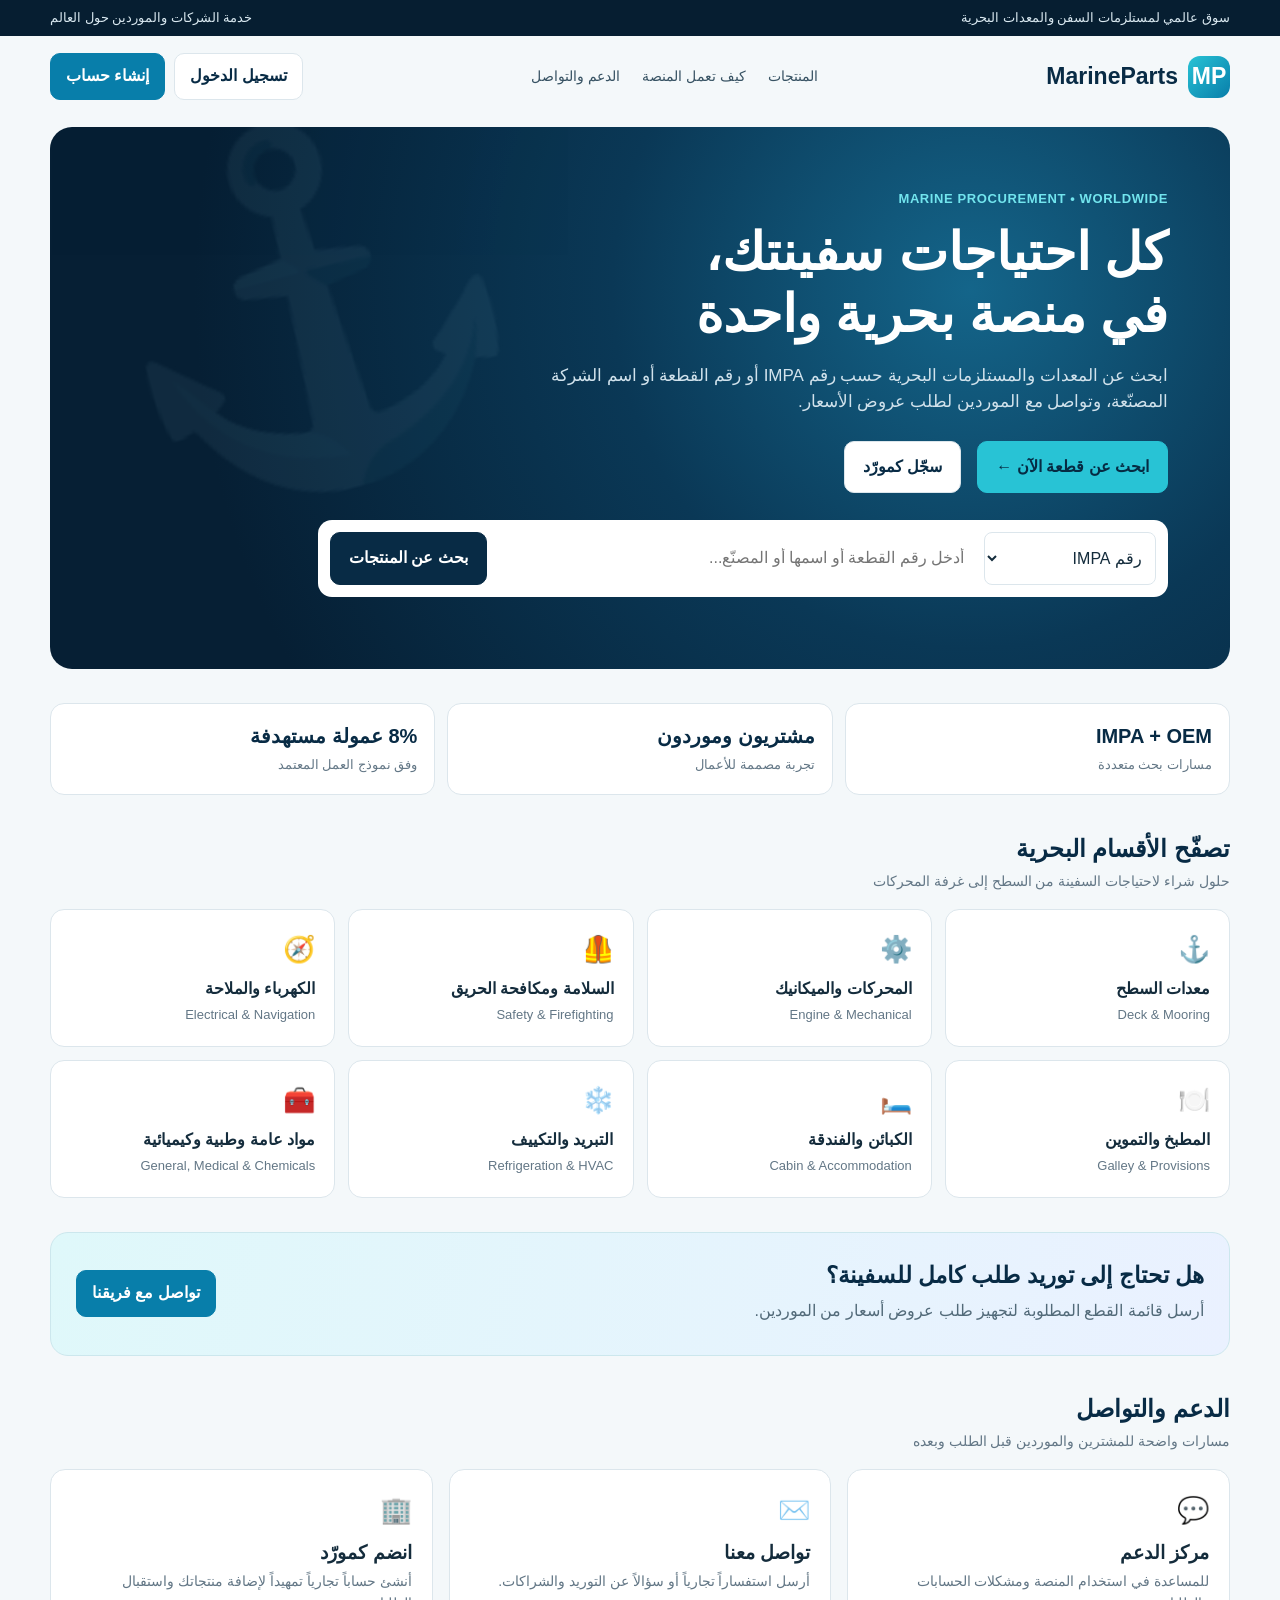
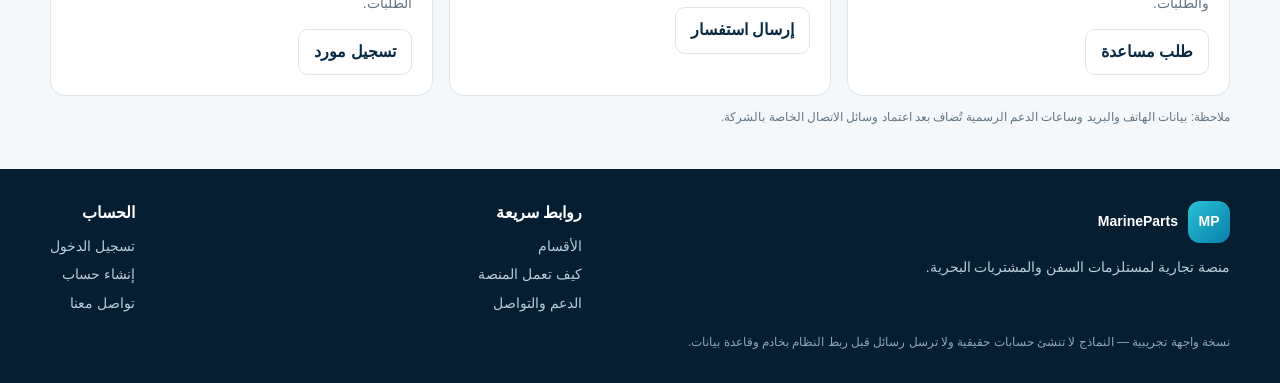
<file: index-4.html>
<!doctype html>
<html lang="ar" dir="rtl">
<head>
<meta charset="utf-8"><meta name="viewport" content="width=device-width,initial-scale=1"><meta name="theme-color" content="#082b45">
<title>MarineParts | السوق البحري العالمي</title>
<style>
:root{--navy:#082b45;--blue:#087eaa;--cyan:#28c3d5;--ink:#142c3c;--muted:#637786;--line:#dce6ec;--bg:#f4f8fa;--white:#fff;--gold:#ffbd59}*{box-sizing:border-box}body{margin:0;background:var(--bg);font-family:Arial,"Noto Sans Arabic",sans-serif;color:var(--ink);line-height:1.55}a{color:inherit;text-decoration:none}button,input,select,textarea{font:inherit}button{cursor:pointer}.wrap{width:min(1180px,calc(100% - 32px));margin:auto}.top{background:#061e31;color:#d9e8f0;font-size:13px;padding:8px 0}.topin,.nav,.navlinks,.actions,.hero-actions,.sectionhead,.supportgrid,.footergrid{display:flex;align-items:center;justify-content:space-between;gap:16px}.nav{padding:17px 0;flex-wrap:wrap}.brand{display:flex;gap:10px;align-items:center;font-size:23px;font-weight:800;color:var(--navy)}.logo{width:42px;height:42px;display:grid;place-items:center;background:linear-gradient(135deg,var(--cyan),#087eaa);color:white;border-radius:12px;font-weight:900}.navlinks{gap:22px;color:#375263;font-size:14px}.actions{gap:9px}.btn{border:1px solid var(--line);border-radius:10px;padding:10px 15px;background:white;color:var(--navy);font-weight:700}.btn.primary{background:var(--blue);color:white;border-color:var(--blue)}.btn.dark{background:var(--navy);color:white;border-color:var(--navy)}.hero{background:radial-gradient(circle at 78% 30%,#14658a 0,#0a3856 36%,#061f34 78%);color:white;position:relative;overflow:hidden;border-radius:22px;padding:clamp(25px,5vw,62px);margin-top:10px}.hero:after{content:'⚓';position:absolute;font-size:clamp(150px,28vw,340px);opacity:.08;left:4%;top:-16%;transform:rotate(-15deg)}.eyebrow{color:#72e5ee;font-size:13px;font-weight:bold;letter-spacing:.6px}.hero h1{font-size:clamp(30px,4.4vw,52px);line-height:1.2;max-width:700px;margin:12px 0}.hero p{color:#d1e2ec;max-width:630px;font-size:17px}.hero-actions{justify-content:flex-start;flex-wrap:wrap;margin-top:25px}.hero .btn{padding:13px 18px}.hero .btn.primary{background:var(--cyan);color:#062b43;border-color:var(--cyan)}.searchbox{background:white;padding:12px;border-radius:14px;display:flex;gap:10px;max-width:850px;margin-top:27px;position:relative;z-index:1}.searchbox input{border:0;outline:0;min-width:0;flex:1;padding:10px;color:var(--ink)}.searchbox select{border:1px solid var(--line);border-radius:8px;padding:9px;color:var(--ink);background:white}.stats{display:grid;grid-template-columns:repeat(3,1fr);gap:12px;margin:18px 0 35px}.stat{background:white;border:1px solid var(--line);border-radius:14px;padding:17px}.stat b{display:block;color:var(--navy);font-size:20px}.stat span{font-size:13px;color:var(--muted)}section{margin:34px 0}.sectionhead{margin-bottom:16px}.sectionhead h2{font-size:24px;margin:0;color:var(--navy)}.sectionhead p{margin:4px 0 0;color:var(--muted);font-size:14px}.categories{display:grid;grid-template-columns:repeat(4,1fr);gap:13px}.cat{background:white;border:1px solid var(--line);padding:19px;border-radius:14px;min-height:125px;transition:.2s}.cat:hover{transform:translateY(-2px);border-color:#9bcbd8}.cat .ico{font-size:26px}.cat b{display:block;margin-top:8px}.cat span{color:var(--muted);font-size:13px}.banner{display:flex;align-items:center;justify-content:space-between;gap:20px;background:linear-gradient(105deg,#dff8fa,#eaf1ff);border:1px solid #cce7ed;border-radius:18px;padding:25px}.banner h3{margin:0;color:var(--navy);font-size:23px}.banner p{margin:6px 0;color:#526a79}.supportgrid{align-items:stretch}.support{flex:1;background:white;border:1px solid var(--line);border-radius:15px;padding:20px}.support .ico{font-size:26px}.support h3{margin:8px 0 4px}.support p{margin:0 0 14px;color:var(--muted);font-size:14px}.footer{background:#061e31;color:#d5e5ee;padding:32px 0;margin-top:42px}.footergrid{align-items:flex-start;flex-wrap:wrap}.footer p,.footer a{font-size:14px;color:#b8ccd8}.footer h4{margin:0 0 10px;color:white}.footerlinks{display:grid;gap:7px}.note{font-size:12px;color:#8da7b7;margin-top:18px}.modal{position:fixed;inset:0;background:#061e31b8;display:none;align-items:center;justify-content:center;padding:18px;z-index:10}.modal.show{display:flex}.dialog{background:white;border-radius:18px;padding:25px;width:min(440px,100%);max-height:90vh;overflow:auto;box-shadow:0 20px 80px #00182755}.dialoghead{display:flex;align-items:center;justify-content:space-between}.dialog h2{margin:0;color:var(--navy)}.close{border:0;background:#eef4f7;border-radius:8px;padding:7px 11px}.tabs{display:flex;gap:8px;margin:18px 0}.tabs button{flex:1}.field{display:grid;gap:6px;margin:12px 0}.field label{font-size:13px;font-weight:bold}.field input,.field select,.field textarea{width:100%;border:1px solid var(--line);border-radius:9px;padding:11px;background:white}.dialog .btn.primary{width:100%;margin-top:10px}.hint{font-size:12px;color:var(--muted)}.toast{display:none;background:#e2f7eb;color:#17623d;border-radius:9px;padding:10px;margin-top:10px;font-size:13px}.toast.show{display:block}.mobilemenu{display:none}
@media(max-width:760px){.wrap{width:min(100% - 22px,600px)}.topin{font-size:11px;gap:8px}.nav{gap:12px;padding:12px 0}.brand{font-size:20px}.navlinks{order:3;width:100%;justify-content:space-between;gap:8px;font-size:12px}.actions{margin-inline-start:auto}.actions .btn{padding:9px 10px;font-size:12px}.hero{border-radius:17px;padding:27px 20px}.hero p{font-size:15px}.searchbox{flex-wrap:wrap}.searchbox select{flex:1;min-width:110px}.searchbox input{flex-basis:100%;padding:9px}.searchbox .btn{width:100%}.stats{gap:8px;margin-bottom:25px}.stat{padding:12px}.stat b{font-size:16px}.stat span{font-size:11px}.categories{grid-template-columns:repeat(2,minmax(0,1fr));gap:9px}.cat{padding:14px;min-height:115px}.sectionhead h2{font-size:20px}.sectionhead{align-items:flex-start}.banner{display:block;padding:20px}.banner .btn{margin-top:10px}.supportgrid{display:grid;grid-template-columns:1fr;gap:10px}.footergrid{display:grid;grid-template-columns:1fr 1fr;gap:23px}.footergrid>div:first-child{grid-column:1/-1}}
@media(min-width:761px) and (max-width:1000px){.categories{grid-template-columns:repeat(3,1fr)}.navlinks{gap:12px}.wrap{width:calc(100% - 40px)}}
</style></head>
<body>
<div class="top"><div class="wrap topin"><span>سوق عالمي لمستلزمات السفن والمعدات البحرية</span><span>خدمة الشركات والموردين حول العالم</span></div></div>
<header class="wrap nav"><a class="brand" href="#home"><span class="logo">MP</span><span>MarineParts</span></a><nav class="navlinks"><a href="#categories">المنتجات</a><a href="#how">كيف تعمل المنصة</a><a href="#support">الدعم والتواصل</a></nav><div class="actions"><button class="btn" onclick="openModal('login')">تسجيل الدخول</button><button class="btn primary" onclick="openModal('register')">إنشاء حساب</button></div></header>
<main class="wrap" id="home"><section class="hero"><div class="eyebrow">MARINE PROCUREMENT • WORLDWIDE</div><h1>كل احتياجات سفينتك،<br>في منصة بحرية واحدة</h1><p>ابحث عن المعدات والمستلزمات البحرية حسب رقم IMPA أو رقم القطعة أو اسم الشركة المصنّعة، وتواصل مع الموردين لطلب عروض الأسعار.</p><div class="hero-actions"><button class="btn primary" onclick="document.getElementById('search').focus()">ابحث عن قطعة الآن ←</button><button class="btn" onclick="openModal('register')">سجّل كمورّد</button></div><form class="searchbox" onsubmit="searchDemo(event)"><select aria-label="نوع البحث" id="searchType"><option>رقم IMPA</option><option>رقم القطعة العالمي</option><option>اسم القطعة</option><option>الشركة المصنّعة</option></select><input id="search" placeholder="أدخل رقم القطعة أو اسمها أو المصنّع..." aria-label="البحث عن قطعة"><button class="btn dark" type="submit">بحث عن المنتجات</button></form><div id="searchResult" class="hint" style="color:#d1e2ec;margin-top:10px"></div></section>
<div class="stats"><div class="stat"><b>IMPA + OEM</b><span>مسارات بحث متعددة</span></div><div class="stat"><b>مشتريون وموردون</b><span>تجربة مصممة للأعمال</span></div><div class="stat"><b>8% عمولة مستهدفة</b><span>وفق نموذج العمل المعتمد</span></div></div>
<section id="categories"><div class="sectionhead"><div><h2>تصفّح الأقسام البحرية</h2><p>حلول شراء لاحتياجات السفينة من السطح إلى غرفة المحركات</p></div></div><div class="categories"><a class="cat" href="#search" onclick="setSearch('معدات السطح')"><div class="ico">⚓</div><b>معدات السطح</b><span>Deck & Mooring</span></a><a class="cat" href="#search" onclick="setSearch('معدات المحركات')"><div class="ico">⚙️</div><b>المحركات والميكانيك</b><span>Engine & Mechanical</span></a><a class="cat" href="#search" onclick="setSearch('السلامة')"><div class="ico">🦺</div><b>السلامة ومكافحة الحريق</b><span>Safety & Firefighting</span></a><a class="cat" href="#search" onclick="setSearch('الكهرباء والملاحة')"><div class="ico">🧭</div><b>الكهرباء والملاحة</b><span>Electrical & Navigation</span></a><a class="cat" href="#search" onclick="setSearch('المطبخ والتموين')"><div class="ico">🍽️</div><b>المطبخ والتموين</b><span>Galley & Provisions</span></a><a class="cat" href="#search" onclick="setSearch('الكبائن')"><div class="ico">🛏️</div><b>الكبائن والفندقة</b><span>Cabin & Accommodation</span></a><a class="cat" href="#search" onclick="setSearch('التبريد والتكييف')"><div class="ico">❄️</div><b>التبريد والتكييف</b><span>Refrigeration & HVAC</span></a><a class="cat" href="#search" onclick="setSearch('مواد عامة وطبية')"><div class="ico">🧰</div><b>مواد عامة وطبية وكيميائية</b><span>General, Medical & Chemicals</span></a></div></section>
<section class="banner" id="how"><div><h3>هل تحتاج إلى توريد طلب كامل للسفينة؟</h3><p>أرسل قائمة القطع المطلوبة لتجهيز طلب عروض أسعار من الموردين.</p></div><button class="btn primary" onclick="openModal('contact')">تواصل مع فريقنا</button></section>
<section id="support"><div class="sectionhead"><div><h2>الدعم والتواصل</h2><p>مسارات واضحة للمشترين والموردين قبل الطلب وبعده</p></div></div><div class="supportgrid"><div class="support"><div class="ico">💬</div><h3>مركز الدعم</h3><p>للمساعدة في استخدام المنصة ومشكلات الحسابات والطلبات.</p><button class="btn" onclick="openModal('contact','دعم فني')">طلب مساعدة</button></div><div class="support"><div class="ico">✉️</div><h3>تواصل معنا</h3><p>أرسل استفساراً تجارياً أو سؤالاً عن التوريد والشراكات.</p><button class="btn" onclick="openModal('contact','استفسار تجاري')">إرسال استفسار</button></div><div class="support"><div class="ico">🏢</div><h3>انضم كمورّد</h3><p>أنشئ حساباً تجارياً تمهيداً لإضافة منتجاتك واستقبال الطلبات.</p><button class="btn" onclick="openModal('register')">تسجيل مورد</button></div></div><p class="hint">ملاحظة: بيانات الهاتف والبريد وساعات الدعم الرسمية تُضاف بعد اعتماد وسائل الاتصال الخاصة بالشركة.</p></section>
</main>
<footer class="footer"><div class="wrap"><div class="footergrid"><div><a class="brand" href="#home" style="color:white"><span class="logo">MP</span><span>MarineParts</span></a><p>منصة تجارية لمستلزمات السفن والمشتريات البحرية.</p></div><div><h4>روابط سريعة</h4><div class="footerlinks"><a href="#categories">الأقسام</a><a href="#how">كيف تعمل المنصة</a><a href="#support">الدعم والتواصل</a></div></div><div><h4>الحساب</h4><div class="footerlinks"><a href="#" onclick="openModal('login');return false">تسجيل الدخول</a><a href="#" onclick="openModal('register');return false">إنشاء حساب</a><a href="#" onclick="openModal('contact');return false">تواصل معنا</a></div></div></div><div class="note">نسخة واجهة تجريبية — النماذج لا تنشئ حسابات حقيقية ولا ترسل رسائل قبل ربط النظام بخادم وقاعدة بيانات.</div></div></footer>
<div class="modal" id="modal" role="dialog" aria-modal="true" aria-labelledby="modalTitle" onclick="if(event.target===this)closeModal()"><div class="dialog"><div class="dialoghead"><h2 id="modalTitle">تسجيل الدخول</h2><button class="close" onclick="closeModal()" aria-label="إغلاق">✕</button></div><div id="modalBody"></div><div id="toast" class="toast"></div></div></div>
<script>
function openModal(type,subject=''){const modal=document.getElementById('modal'),body=document.getElementById('modalBody'),title=document.getElementById('modalTitle'),toast=document.getElementById('toast');toast.className='toast';let html='';if(type==='login'){title.textContent='تسجيل الدخول';html=`<div class="field"><label>البريد الإلكتروني</label><input type="email" required placeholder="name@company.com" id="email"></div><div class="field"><label>كلمة المرور</label><input type="password" required placeholder="أدخل كلمة المرور" id="password"></div><button class="btn primary" onclick="demoSubmit('تسجيل الدخول')">دخول إلى الحساب</button><p class="hint">هل ليس لديك حساب؟ <a href="#" onclick="openModal('register');return false" style="color:#087eaa">إنشاء حساب جديد</a></p>`}else if(type==='register'){title.textContent='إنشاء حساب جديد';html=`<div class="field"><label>نوع الحساب</label><select id="accountType"><option>مشتري / شركة شحن</option><option>مورد / شركة توريد بحري</option></select></div><div class="field"><label>اسم الشركة أو الاسم الكامل</label><input required placeholder="اسم الشركة" id="company"></div><div class="field"><label>البريد الإلكتروني للعمل</label><input type="email" required placeholder="name@company.com" id="email"></div><div class="field"><label>الدولة</label><input required placeholder="الدولة" id="country"></div><div class="field"><label>كلمة المرور</label><input type="password" required placeholder="أنشئ كلمة مرور" id="password"></div><button class="btn primary" onclick="demoSubmit('إنشاء الحساب')">إنشاء حساب</button><p class="hint">سيحتاج التسجيل الفعلي إلى تحقق من البريد وحماية الحسابات وربط قاعدة البيانات.</p>`}else{title.textContent='الدعم والتواصل';html=`<div class="field"><label>نوع الرسالة</label><select id="subject"><option>${subject||'استفسار عام'}</option><option>دعم فني</option><option>استفسار تجاري</option><option>التسجيل كمورد</option><option>مشكلة في طلب</option></select></div><div class="field"><label>اسمك أو اسم الشركة</label><input id="company" placeholder="الاسم / الشركة"></div><div class="field"><label>البريد الإلكتروني</label><input id="email" type="email" required placeholder="name@company.com"></div><div class="field"><label>تفاصيل الرسالة</label><textarea id="message" rows="3" placeholder="كيف يمكننا مساعدتك؟"></textarea></div><button class="btn primary" onclick="demoSubmit('إرسال الرسالة')">إرسال الرسالة</button>`}body.innerHTML=html;modal.classList.add('show');document.body.style.overflow='hidden'}function closeModal(){document.getElementById('modal').classList.remove('show');document.body.style.overflow=''}function demoSubmit(action){const toast=document.getElementById('toast');toast.textContent='هذه واجهة تجريبية فقط: لم يتم إرسال البيانات أو إنشاء حساب. يلزم ربط خادم آمن لإتمام العملية.';toast.className='toast show'}function searchDemo(e){e.preventDefault();const q=document.getElementById('search').value.trim(),type=document.getElementById('searchType').value;document.getElementById('searchResult').textContent=q?`بحث تجريبي عن «${q}» حسب ${type}. قاعدة بيانات المنتجات غير مربوطة بعد.`:'اكتب رقم القطعة أو اسمها أولاً.'}function setSearch(v){document.getElementById('search').value=v;document.getElementById('search').focus() }document.addEventListener('keydown',e=>{if(e.key==='Escape')closeModal()});
</script></body></html>
</file>
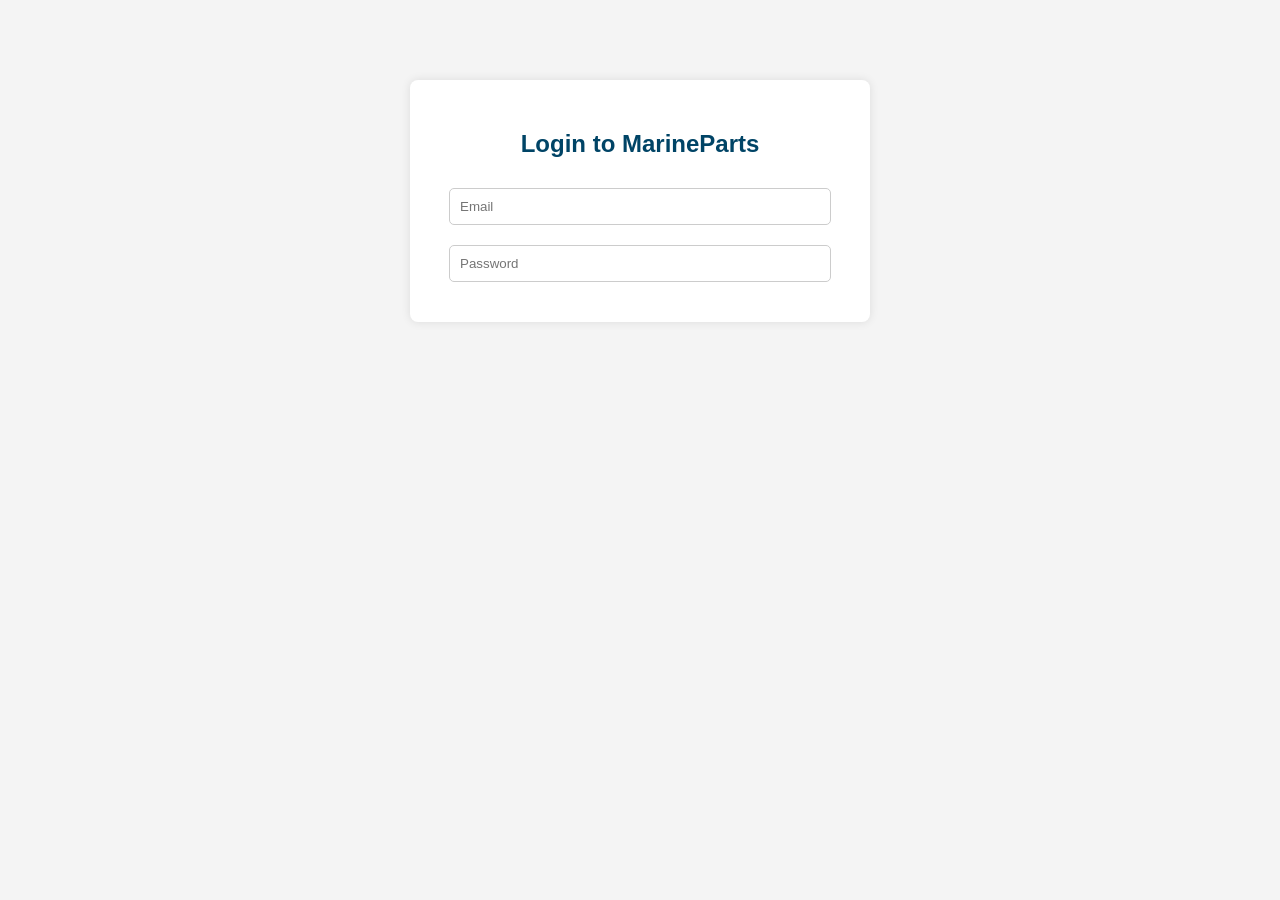
<file: login.html>
<!-- login.html -->
<!DOCTYPE html>
<html lang="en">
<head>
  <meta charset="UTF-8">
  <title>Login - MarineParts Marketplace</title>
  <link rel="stylesheet" href="style.css">
  <style>
    .login-container {
      max-width: 400px;
      margin: 80px auto;
      background: #fff;
      padding: 30px;
      border-radius: 8px;
      box-shadow: 0 0 10px rgba(0,0,0,0.1);
      text-align: center;
    }
    .login-container h2 {
      margin-bottom: 20px;
      color: #004466;
    }
    .login-container input {
      width: 90%;
      padding: 10px;
      margin: 10px 0;
      border: 1px solid #ccc;
      border-radius: 5px;
    }
    .login-container button {
      background-color: #0077aa;
      color: white;
      border: none;
      padding: 10px 20px;
      border-radius: 5px;
      margin-top: 10px;
      cursor: pointer;
    }
    .login-container p {
      margin-top: 15px;
      font-size: 0.9em;
    }
    .login-container a {
      color: #0077aa;
      text-decoration: none;
    }
  </style>
</head>
<body>
  <div class="login-container">
    <h2>Login to MarineParts</h2>
    <form>
      <input type="email" placeholder="Email" required>
      <input type="password" placeholder="Password" required>
</file>
<file: style.css>
/* style.css */

/* General Reset */
body {
  margin: 0;
  font-family: Arial, sans-serif;
  background-color: #f4f4f4;
  color: #333;
}

/* Navbar */
.navbar {
  background-color: #004466;
  color: white;
  display: flex;
  justify-content: space-between;
  align-items: center;
  padding: 15px 30px;
}

.navbar .logo {
  font-size: 1.5em;
  font-weight: bold;
}

.nav-links {
  list-style: none;
  display: flex;
  gap: 20px;
}

.nav-links li a {
  color: white;
  text-decoration: none;
  font-weight: bold;
}

.btn-register {
  background-color: #00aaff;
  padding: 8px 12px;
  border-radius: 5px;
}

/* Hero Section */
.hero {
  background: linear-gradient(to right, #004466, #0077aa);
  color: white;
  text-align: center;
  padding: 60px 20px;
}

.hero-content h1 {
  font-size: 2em;
  margin-bottom: 10px;
}

.hero-content p {
  font-size: 1.1em;
  margin-bottom: 20px;
}

.search-bar {
  display: flex;
  justify-content: center;
  gap: 10px;
}

.search-bar input {
  padding: 10px;
  width: 300px;
  border: none;
  border-radius: 5px;
}

.search-bar button {
  background-color: #00aaff;
  color: white;
  border: none;
  padding: 10px 20px;
  border-radius: 5px;
}

/* Trust Section */
.trust {
  display: flex;
  justify-content: space-around;
  background-color: #e0f7ff;
  padding: 20px;
  font-weight: bold;
}

/* Categories */
.categories {
  text-align: center;
  padding: 40px 20px;
}

.categories .grid {
  display: grid;
  grid-template-columns: repeat(auto-fit, minmax(150px, 1fr));
  gap: 15px;
  margin-top: 20px;
}

.cat {
  background-color: white;
  border: 1px solid #ccc;
  padding: 15px;
  border-radius: 5px;
  font-weight: bold;
}

/* Secondary Banner */
.secondary-banner {
  background-color: #0077aa;
  color: white;
  text-align: center;
  padding: 40px 20px;
}

.secondary-banner button {
  background-color: white;
  color: #0077aa;
  border: none;
  padding: 10px 20px;
  border-radius: 5px;
  font-weight: bold;
}

/* Featured Products */
.featured {
  text-align: center;
  padding: 40px 20px;
}

.product-grid {
  display: flex;
  justify-content: center;
  gap: 20px;
  flex-wrap: wrap;
}

.product {
  background-color: white;
  border: 1px solid #ccc;
  padding: 15px;
  border-radius: 5px;
  width: 200px;
}

.product img {
  width: 100%;
  border-radius: 5px;
}

/* Supplier Banner */
.supplier-banner {
  background-color: #004466;
  color: white;
  text-align: center;
  padding: 40px 20px;
}

.supplier-banner button {
  background-color: #00aaff;
  color: white;
  border: none;
  padding: 10px 20px;
  border-radius: 5px;
}

/* Services */
.services {
  text-align: center;
  padding: 40px 20px;
}

.services ul {
  list-style: none;
  padding: 0;
}

.services li {
  margin: 10px 0;
  font-weight: bold;
}

/* Contact Section */
.contact {
  background-color: #e0f7ff;
  text-align: center;
  padding: 40px 20px;
}

.contact-form {
  display: flex;
  flex-direction: column;
  align-items: center;
  gap: 10px;
}

.contact-form input,
.contact-form textarea {
  width: 300px;
  padding: 10px;
  border-radius
/* Responsive Design for Mobile */
@media (max-width: 768px) {
  .navbar {
    flex-direction: column;
    align-items: flex-start;
  }

  .nav-links {
    flex-direction: column;
    gap: 10px;
    width: 100%;
  }

  .hero-content h1 {
    font-size: 1.5em;
  }

  .search-bar {
    flex-direction: column;
    width: 100%;
  }

  .search-bar input {
    width: 90%;
  }

  .product-grid {
    flex-direction: column;
    align-items: center;
  }

  .trust {
    flex-direction: column;
    text-align: center;
  }

  .categories .grid {
    grid-template-columns: repeat(auto-fit, minmax(120px, 1fr));
  }

  .footer-links {
    flex-direction: column;
    align-items: center;
  }
}
</file>
